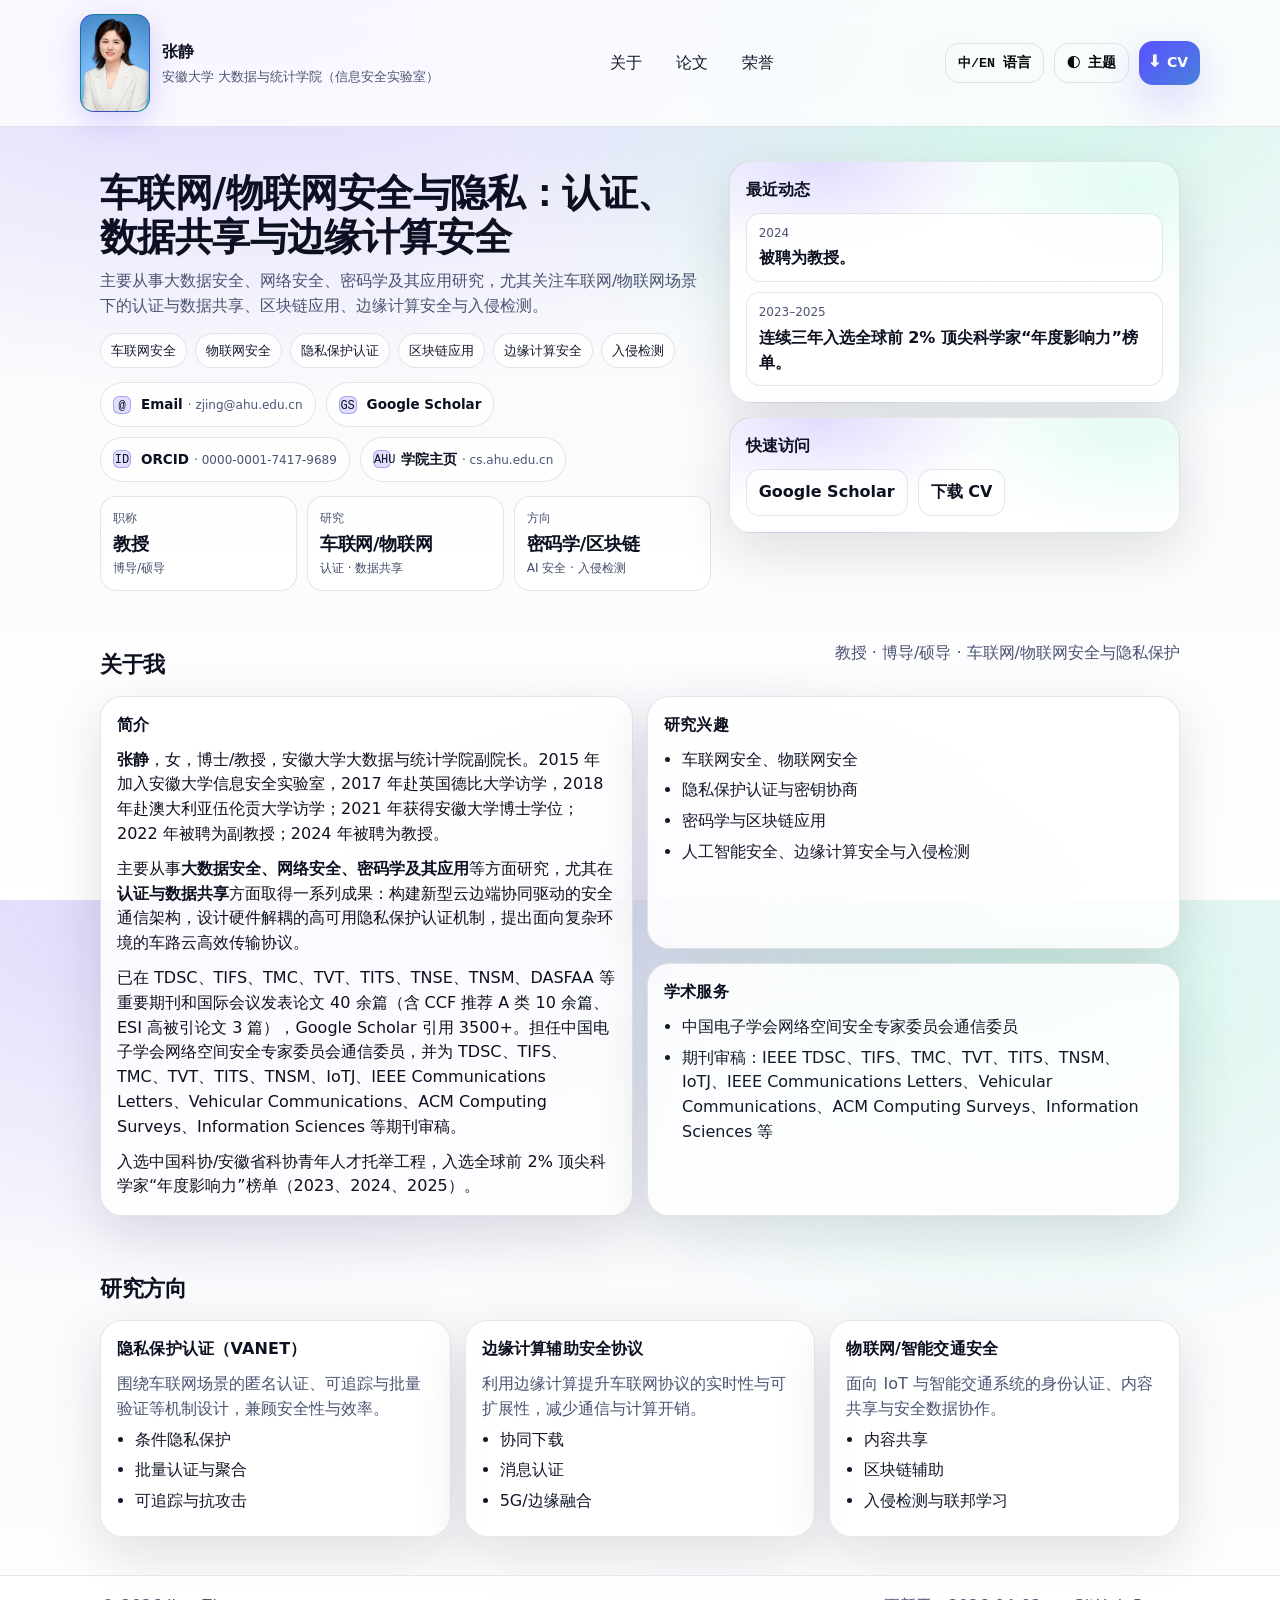
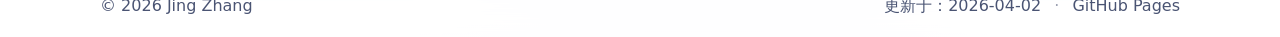
<file: index.html>
<!doctype html>
<html lang="zh-CN">
  <head>
    <meta charset="utf-8" />
    <meta name="viewport" content="width=device-width, initial-scale=1" />
    <meta name="color-scheme" content="light dark" />

    <title>科研主页 | Your Name</title>
    <meta name="description" content="张静（Jing Zhang）科研个人主页：关于我、研究兴趣、动态与研究方向。" />

    <!-- Open Graph -->
    <meta property="og:type" content="website" />
    <meta property="og:title" content="Your Name - 科研主页" />
    <meta property="og:description" content="简介、研究方向、论文、项目与联系方式。" />
    <meta property="og:image" content="./assets/og-card.svg" />
    <meta property="og:locale" content="zh_CN" />

    <!-- Twitter Card -->
    <meta name="twitter:card" content="summary_large_image" />
    <meta name="twitter:title" content="Your Name - 科研主页" />
    <meta name="twitter:description" content="简介、研究方向、论文、项目与联系方式。" />
    <meta name="twitter:image" content="./assets/og-card.svg" />

    <link rel="icon" href="./assets/favicon.svg" type="image/svg+xml" />
    <link rel="stylesheet" href="./assets/style.css" />
  </head>
  <body>
    <a class="skip-link" href="#main">跳到主要内容</a>

    <header class="site-header">
      <div class="container header-inner">
        <div class="brand">
          <div class="avatar" aria-hidden="true">
            <img id="avatarImg" alt="" />
          </div>
          <div class="brand-text">
            <div class="name" id="name">Your Name</div>
            <div class="affil" id="affiliation">School / Lab / University</div>
          </div>
        </div>

        <nav class="nav" aria-label="主导航">
          <a href="./#about" data-i18n="nav.about">关于</a>
          <a href="./publications.html" data-i18n="nav.publications">论文</a>
          <a href="./honors.html" data-i18n="nav.honors">荣誉</a>
        </nav>

        <div class="header-actions">
          <button class="btn btn-ghost" id="langToggle" type="button" aria-label="切换语言">
            <span class="btn-icon" aria-hidden="true">中/EN</span>
            <span class="btn-text" data-i18n="btn.lang">语言</span>
          </button>
          <button class="btn btn-ghost" id="themeToggle" type="button" aria-label="切换主题">
            <span class="btn-icon" aria-hidden="true">◐</span>
            <span class="btn-text" data-i18n="btn.theme">主题</span>
          </button>
          <a class="btn btn-primary" id="cvBtn" href="#" target="_blank" rel="noreferrer">
            <span class="btn-icon" aria-hidden="true">⬇</span>
            <span class="btn-text">CV</span>
          </a>
        </div>
      </div>
    </header>

    <main id="main">
      <section class="hero">
        <div class="container hero-inner">
          <div class="hero-left">
            <h1 class="hero-title" id="heroTitle">你的研究主题一句话</h1>
            <p class="hero-subtitle" id="heroSubtitle"></p>

            <div class="chips" id="keywords"></div>

            <div class="links" id="socialLinks" aria-label="外部链接"></div>

            <div class="stats" id="highlights" aria-label="亮点数据"></div>
          </div>

          <div class="hero-right">
            <div class="card card-spotlight">
              <div class="card-title" data-i18n="section.news">最近动态</div>
              <ul class="timeline" id="news"></ul>
            </div>

            <div class="card card-spotlight">
              <div class="card-title" data-i18n="section.quick">快速访问</div>
              <div class="quick" id="quickLinks"></div>
            </div>
          </div>
        </div>
      </section>

      <section class="section" id="about">
        <div class="container">
          <div class="section-head">
            <h2 data-i18n="section.about">关于我</h2>
            <p class="muted" id="aboutTagline">一句话定位：研究者/博士生/工程师 + 关注方向。</p>
          </div>
          <div class="grid-2 about-grid">
            <div class="card">
              <div class="card-title" data-i18n="card.bio">简介</div>
              <div class="rich" id="bio"></div>
            </div>
            <div class="about-side-stack">
              <div class="card">
                <div class="card-title" data-i18n="card.interests">研究兴趣</div>
                <ul class="list" id="interests"></ul>
              </div>
              <div class="card">
                <div class="card-title" data-i18n="card.service">个人服务</div>
                <ul class="list" id="serviceList"></ul>
              </div>
            </div>
          </div>
        </div>
      </section>

      <section class="section" id="research">
        <div class="container">
          <div class="section-head">
            <h2 data-i18n="section.research">研究方向</h2>
          </div>
          <div class="cards" id="researchAreas"></div>
        </div>
      </section>
    </main>

    <footer class="site-footer">
      <div class="container footer-inner">
        <div class="muted" id="footerLeft">© 2026 Jing Zhang</div>
        <div class="muted">
          <span id="lastUpdated"></span>
          <span class="sep">·</span>
          <a class="muted-link" href="https://pages.github.com/" target="_blank" rel="noreferrer">GitHub Pages</a>
        </div>
      </div>
    </footer>

    <div class="toast" id="toast" role="status" aria-live="polite" aria-atomic="true"></div>

    <script src="./assets/data.js"></script>
    <script src="./assets/main.js" defer></script>
  </body>
</html>
</file>
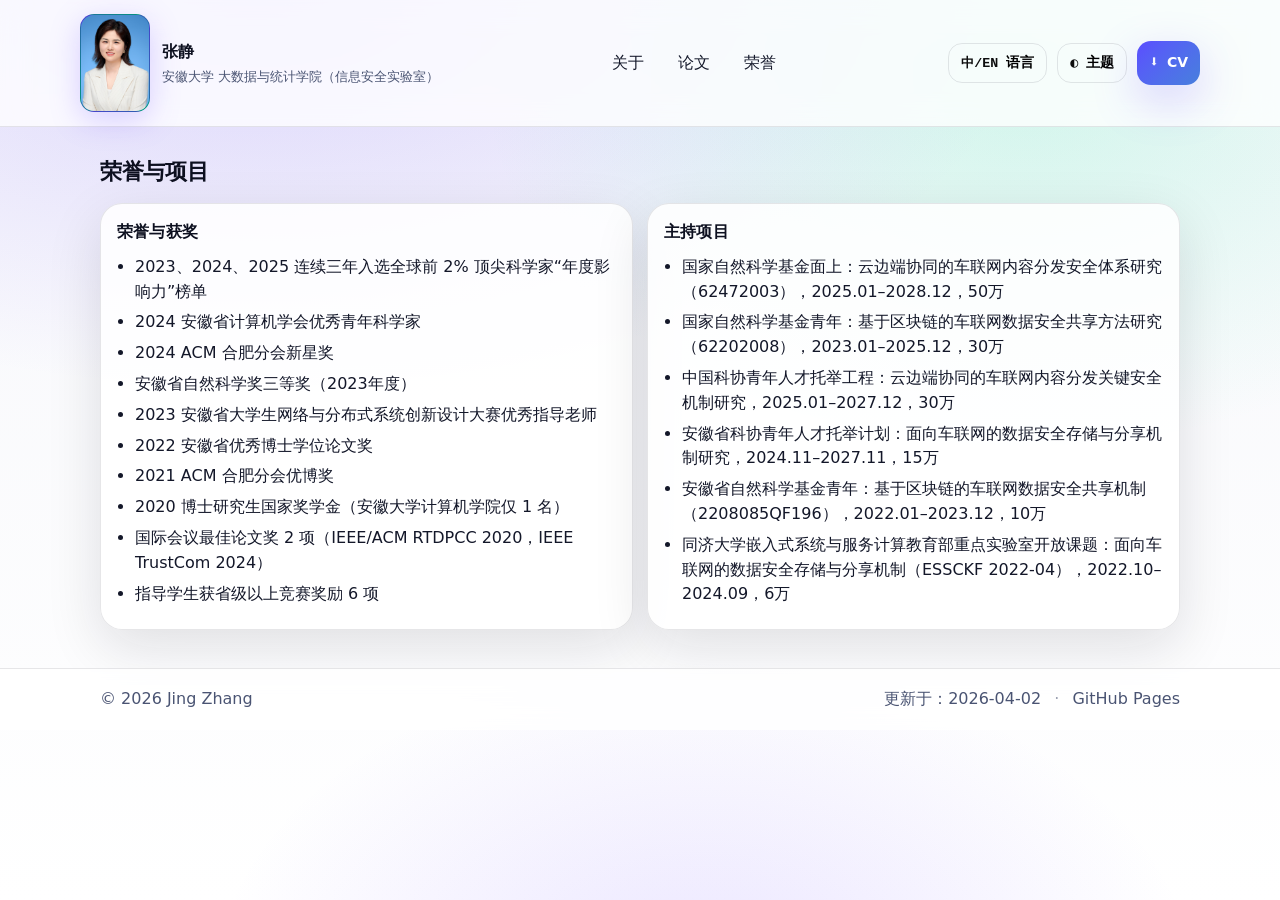
<file: honors.html>
<!doctype html>
<html lang="zh-CN">
  <head>
    <meta charset="utf-8" />
    <meta name="viewport" content="width=device-width, initial-scale=1" />
    <meta name="color-scheme" content="light dark" />
    <title>Honors | Jing Zhang</title>
    <meta name="description" content="张静（Jing Zhang）荣誉获奖与主持项目。" />
    <link rel="icon" href="./assets/favicon.svg" type="image/svg+xml" />
    <link rel="stylesheet" href="./assets/style.css" />
  </head>
  <body>
    <a class="skip-link" href="#main">跳到主要内容</a>

    <header class="site-header">
      <div class="container header-inner">
        <div class="brand">
          <div class="avatar" aria-hidden="true">
            <img id="avatarImg" alt="" />
          </div>
          <div class="brand-text">
            <div class="name" id="name">Jing Zhang</div>
            <div class="affil" id="affiliation"></div>
          </div>
        </div>

        <nav class="nav" aria-label="主导航">
          <a href="./#about" data-i18n="nav.about">关于</a>
          <a href="./publications.html" data-i18n="nav.publications">论文</a>
          <a href="./honors.html" data-i18n="nav.honors">荣誉</a>
        </nav>

        <div class="header-actions">
          <button class="btn btn-ghost" id="langToggle" type="button" aria-label="切换语言">
            <span class="btn-icon" aria-hidden="true">中/EN</span>
            <span class="btn-text" data-i18n="btn.lang">语言</span>
          </button>
          <button class="btn btn-ghost" id="themeToggle" type="button" aria-label="切换主题">
            <span class="btn-icon" aria-hidden="true">◐</span>
            <span class="btn-text" data-i18n="btn.theme">主题</span>
          </button>
          <a class="btn btn-primary" id="cvBtn" href="#" target="_blank" rel="noreferrer">
            <span class="btn-icon" aria-hidden="true">⬇</span>
            <span class="btn-text">CV</span>
          </a>
        </div>
      </div>
    </header>

    <main id="main">
      <section class="section" id="honors">
        <div class="container">
          <div class="section-head">
            <h2 data-i18n="section.honors">荣誉与项目</h2>
          </div>
          <div class="grid-2">
            <div class="card">
              <div class="card-title" data-i18n="card.awards">荣誉与获奖</div>
              <ul class="list" id="awardsList"></ul>
            </div>
            <div class="card">
              <div class="card-title" data-i18n="card.grants">主持项目</div>
              <ul class="list" id="grantsList"></ul>
            </div>
          </div>
        </div>
      </section>
    </main>

    <footer class="site-footer">
      <div class="container footer-inner">
        <div class="muted" id="footerLeft">© 2026 Jing Zhang</div>
        <div class="muted">
          <span id="lastUpdated"></span>
          <span class="sep">·</span>
          <a class="muted-link" href="https://pages.github.com/" target="_blank" rel="noreferrer">GitHub Pages</a>
        </div>
      </div>
    </footer>

    <div class="toast" id="toast" role="status" aria-live="polite" aria-atomic="true"></div>
    <script src="./assets/data.js"></script>
    <script src="./assets/main.js" defer></script>
  </body>
</html>
</file>
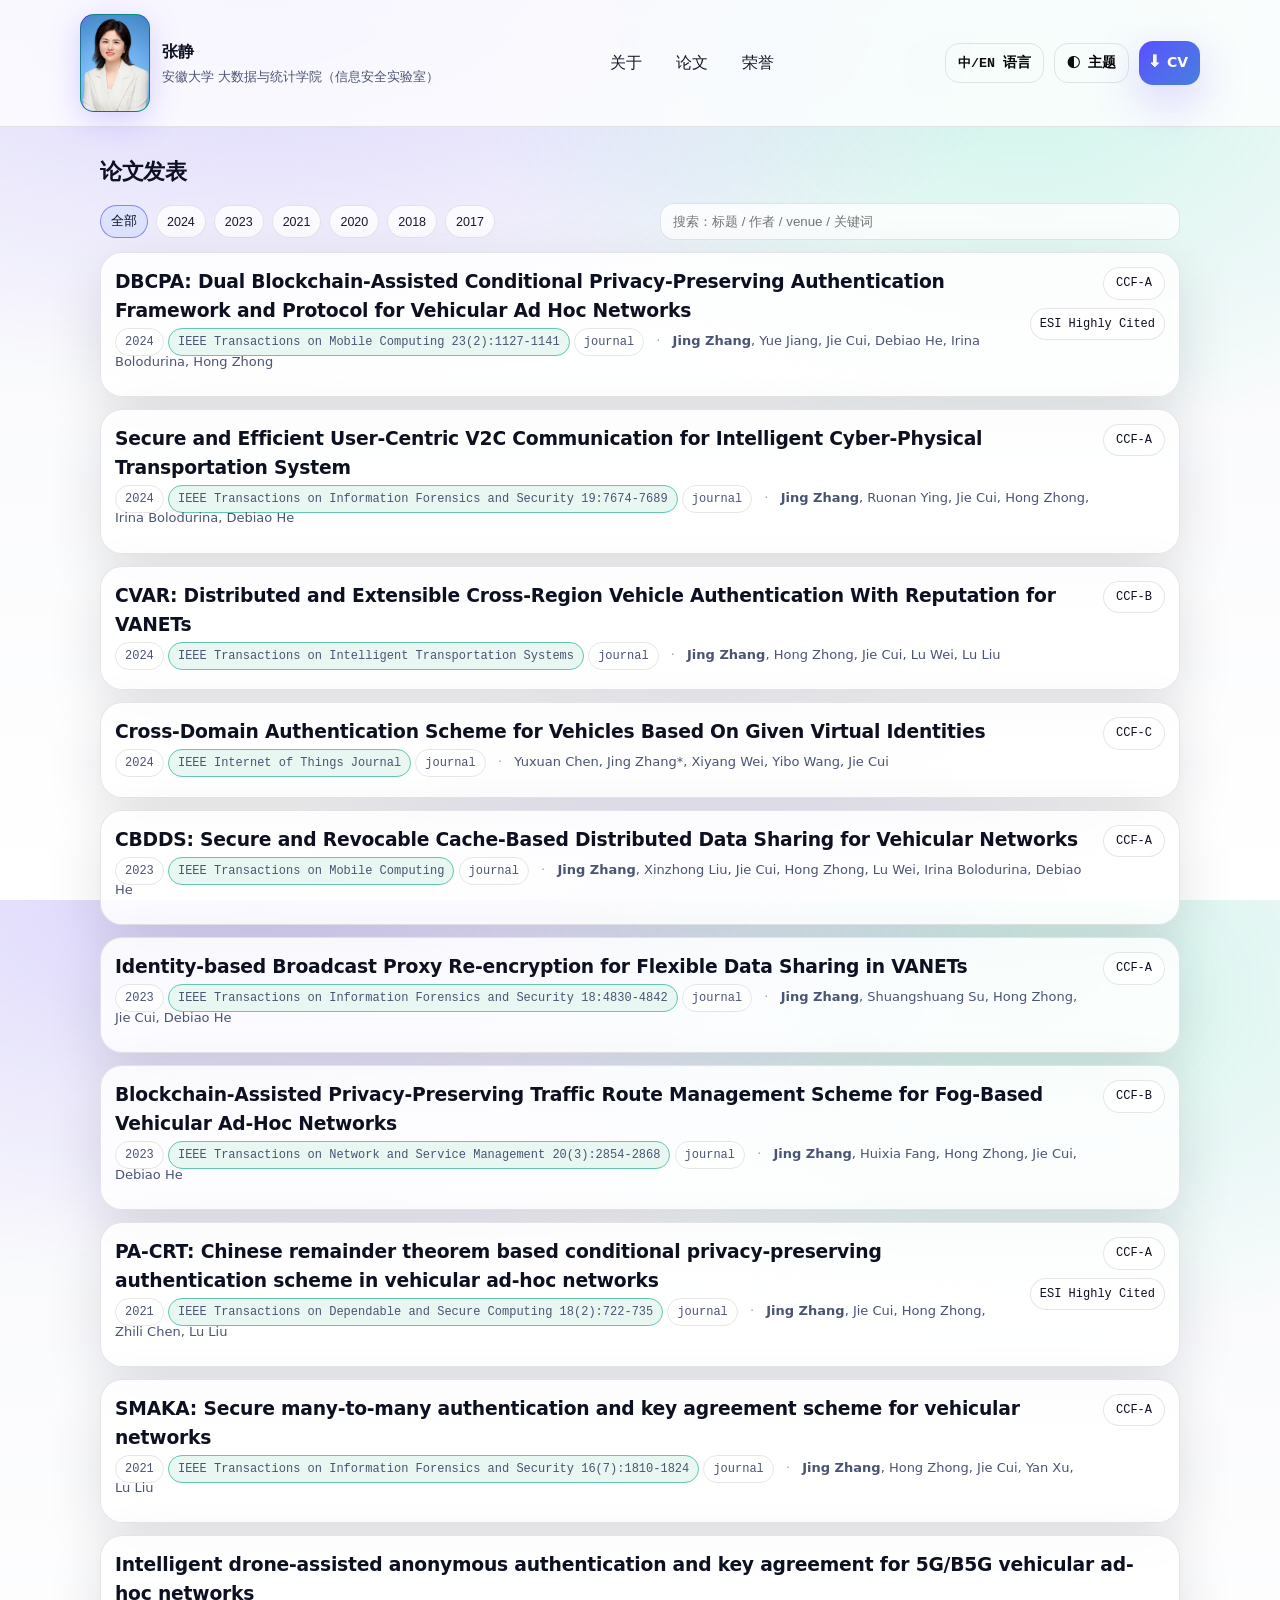
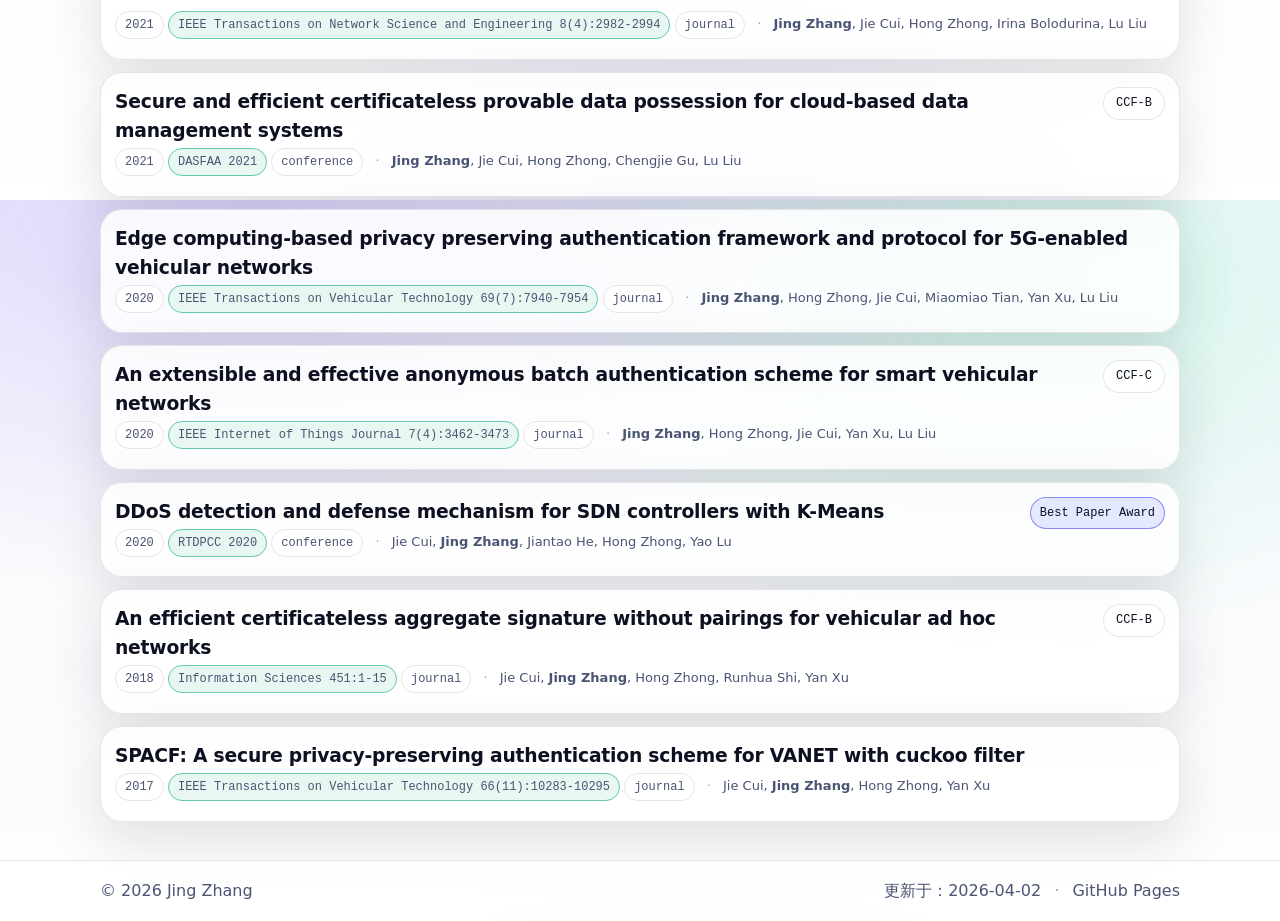
<file: publications.html>
<!doctype html>
<html lang="zh-CN">
  <head>
    <meta charset="utf-8" />
    <meta name="viewport" content="width=device-width, initial-scale=1" />
    <meta name="color-scheme" content="light dark" />
    <title>Publications | Jing Zhang</title>
    <meta name="description" content="张静（Jing Zhang）论文发表与学术成果。" />
    <link rel="icon" href="./assets/favicon.svg" type="image/svg+xml" />
    <link rel="stylesheet" href="./assets/style.css" />
  </head>
  <body>
    <a class="skip-link" href="#main">跳到主要内容</a>

    <header class="site-header">
      <div class="container header-inner">
        <div class="brand">
          <div class="avatar" aria-hidden="true">
            <img id="avatarImg" alt="" />
          </div>
          <div class="brand-text">
            <div class="name" id="name">Jing Zhang</div>
            <div class="affil" id="affiliation"></div>
          </div>
        </div>

        <nav class="nav" aria-label="主导航">
          <a href="./#about" data-i18n="nav.about">关于</a>
          <a href="./publications.html" data-i18n="nav.publications">论文</a>
          <a href="./honors.html" data-i18n="nav.honors">荣誉</a>
        </nav>

        <div class="header-actions">
          <button class="btn btn-ghost" id="langToggle" type="button" aria-label="切换语言">
            <span class="btn-icon" aria-hidden="true">中/EN</span>
            <span class="btn-text" data-i18n="btn.lang">语言</span>
          </button>
          <button class="btn btn-ghost" id="themeToggle" type="button" aria-label="切换主题">
            <span class="btn-icon" aria-hidden="true">◐</span>
            <span class="btn-text" data-i18n="btn.theme">主题</span>
          </button>
          <a class="btn btn-primary" id="cvBtn" href="#" target="_blank" rel="noreferrer">
            <span class="btn-icon" aria-hidden="true">⬇</span>
            <span class="btn-text">CV</span>
          </a>
        </div>
      </div>
    </header>

    <main id="main">
      <section class="section" id="publications">
        <div class="container">
          <div class="section-head">
            <h2 data-i18n="section.publications">论文发表</h2>
          </div>

          <div class="toolbar">
            <div class="filters" id="pubYearFilters" aria-label="按年份筛选"></div>
            <div class="search">
              <label class="sr-only" for="pubSearch">搜索论文</label>
              <input id="pubSearch" type="search" placeholder="搜索：标题 / 作者 / venue / 关键词" data-i18n-ph="ph.pubSearch" />
            </div>
          </div>

          <div class="pub-list" id="pubList"></div>
        </div>
      </section>
    </main>

    <footer class="site-footer">
      <div class="container footer-inner">
        <div class="muted" id="footerLeft">© 2026 Jing Zhang</div>
        <div class="muted">
          <span id="lastUpdated"></span>
          <span class="sep">·</span>
          <a class="muted-link" href="https://pages.github.com/" target="_blank" rel="noreferrer">GitHub Pages</a>
        </div>
      </div>
    </footer>

    <div class="toast" id="toast" role="status" aria-live="polite" aria-atomic="true"></div>
    <script src="./assets/data.js"></script>
    <script src="./assets/main.js" defer></script>
  </body>
</html>
</file>
<file: assets/style.css>
:root{
  --bg: #0b1020;
  --bg2:#0f1630;
  --card:#0f1836;
  --text:#e9eeff;
  --muted:#b8c1e6;
  --border: rgba(255,255,255,.10);
  --shadow: 0 18px 55px rgba(0,0,0,.45);
  --accent:#7c5cff;
  --accent2:#2ee9a6;
  --danger:#ff5c7a;
  --ring: 0 0 0 4px rgba(124,92,255,.28);
  --radius: 16px;
  --radius2: 22px;
  --max: 1120px;
  --mono: ui-monospace, SFMono-Regular, Menlo, Monaco, Consolas, "Liberation Mono", "Courier New", monospace;
  --sans: ui-sans-serif, system-ui, -apple-system, BlinkMacSystemFont, "Segoe UI", Roboto, "PingFang SC", "Hiragino Sans GB", "Noto Sans CJK SC", "Microsoft YaHei", Arial, "Apple Color Emoji", "Segoe UI Emoji";
}

@media (prefers-color-scheme: light){
  :root{
    --bg:#f6f7fb;
    --bg2:#ffffff;
    --card:#ffffff;
    --text:#0d1020;
    --muted:#4a5473;
    --border: rgba(13,16,32,.10);
    --shadow: 0 18px 55px rgba(13,16,32,.12);
    --accent:#5b4dff;
    --accent2:#00b894;
    --danger:#d63031;
    --ring: 0 0 0 4px rgba(91,77,255,.20);
  }
}

[data-theme="dark"]{
  --bg: #0b1020;
  --bg2:#0f1630;
  --card:#0f1836;
  --text:#e9eeff;
  --muted:#b8c1e6;
  --border: rgba(255,255,255,.10);
  --shadow: 0 18px 55px rgba(0,0,0,.45);
  --accent:#7c5cff;
  --accent2:#2ee9a6;
  --danger:#ff5c7a;
  --ring: 0 0 0 4px rgba(124,92,255,.28);
}

[data-theme="light"]{
  --bg:#f6f7fb;
  --bg2:#ffffff;
  --card:#ffffff;
  --text:#0d1020;
  --muted:#4a5473;
  --border: rgba(13,16,32,.10);
  --shadow: 0 18px 55px rgba(13,16,32,.12);
  --accent:#5b4dff;
  --accent2:#00b894;
  --danger:#d63031;
  --ring: 0 0 0 4px rgba(91,77,255,.20);
}

*{ box-sizing:border-box; }
html,body{ height:100%; }
body{
  margin:0;
  font-family: var(--sans);
  background:
    radial-gradient(1200px 600px at 20% 0%, rgba(124,92,255,.22), transparent 65%),
    radial-gradient(900px 600px at 80% 10%, rgba(46,233,166,.18), transparent 60%),
    radial-gradient(900px 600px at 55% 110%, rgba(124,92,255,.16), transparent 55%),
    linear-gradient(180deg, var(--bg), var(--bg2));
  color: var(--text);
  line-height: 1.55;
}

a{ color: inherit; text-decoration: none; }
a:hover{ text-decoration: underline; }

.container{
  max-width: var(--max);
  margin: 0 auto;
  padding: 0 20px;
}

.skip-link{
  position:absolute;
  left:-999px;
  top: 12px;
  background: var(--card);
  border: 1px solid var(--border);
  padding: 10px 12px;
  border-radius: 12px;
  box-shadow: var(--shadow);
  z-index: 999;
}
.skip-link:focus{ left: 12px; outline:none; box-shadow: var(--shadow), var(--ring); }

.site-header{
  position: sticky;
  top:0;
  z-index: 50;
  backdrop-filter: blur(14px);
  background: color-mix(in oklab, var(--bg2) 78%, transparent);
  border-bottom: 1px solid var(--border);
}

.header-inner{
  display:flex;
  align-items:center;
  justify-content: space-between;
  gap: 14px;
  padding: 14px 0;
}

.brand{
  display:flex;
  align-items:center;
  gap: 12px;
  min-width: 240px;
}
.avatar{
  width: 70px;
  height: 98px;
  border-radius: 14px;
  background:
    radial-gradient(18px 18px at 30% 30%, rgba(255,255,255,.45), transparent 60%),
    linear-gradient(135deg, var(--accent), var(--accent2));
  box-shadow: 0 8px 30px rgba(124,92,255,.28);
  overflow: hidden;
  border: 1px solid color-mix(in oklab, var(--text) 12%, var(--border));
}
.avatar img{
  width: 100%;
  height: 100%;
  display: block;
  object-fit: cover;
  object-position: center 18%;
}
.brand-text .name{ font-weight: 760; letter-spacing: .2px; }
.brand-text .affil{ font-size: 12.5px; color: var(--muted); margin-top: 2px; }

.nav{
  display:flex;
  gap: 14px;
  flex-wrap: wrap;
  justify-content: center;
}
.nav a{
  padding: 8px 10px;
  border-radius: 12px;
  color: color-mix(in oklab, var(--text) 86%, var(--muted));
}
.nav a:hover{
  text-decoration:none;
  background: color-mix(in oklab, var(--card) 70%, transparent);
  border: 1px solid var(--border);
}

.header-actions{
  display:flex;
  align-items:center;
  gap: 10px;
}

.btn{
  display:inline-flex;
  align-items:center;
  gap: 8px;
  padding: 10px 12px;
  border-radius: 14px;
  border: 1px solid var(--border);
  background: color-mix(in oklab, var(--card) 75%, transparent);
  box-shadow: 0 8px 26px rgba(0,0,0,.08);
  cursor:pointer;
  font-weight: 650;
}
.btn:hover{ text-decoration:none; transform: translateY(-1px); }
.btn:active{ transform: translateY(0); }
.btn:focus{ outline:none; box-shadow: var(--shadow), var(--ring); }
.btn-ghost{ background: transparent; box-shadow: none; }
.btn-primary{
  border: none;
  background: linear-gradient(135deg, var(--accent), color-mix(in oklab, var(--accent) 64%, var(--accent2)));
  color: white;
  box-shadow: 0 16px 45px rgba(124,92,255,.28);
}
.btn-icon{ font-family: var(--mono); opacity: .95; }
.btn-text{ font-size: 14px; }

.hero{ padding: 34px 0 6px; }
.hero-inner{
  display:grid;
  grid-template-columns: 1.15fr .85fr;
  gap: 18px;
  align-items: start;
}
.hero-right{
  display:flex;
  flex-direction: column;
  gap: 14px;
}
.hero-title{
  font-size: clamp(28px, 3vw, 44px);
  line-height: 1.15;
  margin: 10px 0 10px;
  letter-spacing: -0.6px;
}
.hero-subtitle{
  color: var(--muted);
  margin: 0 0 14px;
  font-size: 16px;
  max-width: 62ch;
}

.chips{
  display:flex;
  flex-wrap: wrap;
  gap: 8px;
  margin: 10px 0 14px;
}
.chip{
  padding: 7px 10px;
  border-radius: 999px;
  border: 1px solid var(--border);
  background: color-mix(in oklab, var(--card) 78%, transparent);
  font-size: 12.5px;
  color: color-mix(in oklab, var(--text) 82%, var(--muted));
}

.links{
  display:flex;
  flex-wrap: wrap;
  gap: 10px;
  margin-top: 12px;
}
.link-pill{
  display:inline-flex;
  gap: 10px;
  align-items:center;
  border-radius: 999px;
  padding: 9px 12px;
  border: 1px solid var(--border);
  background: color-mix(in oklab, var(--card) 78%, transparent);
}
.link-pill:hover{ text-decoration:none; transform: translateY(-1px); }
.link-pill .icon{
  width: 18px;
  height: 18px;
  display:inline-grid;
  place-items:center;
  border-radius: 6px;
  background: color-mix(in oklab, var(--accent) 18%, transparent);
  border: 1px solid color-mix(in oklab, var(--accent) 30%, var(--border));
  font-family: var(--mono);
  font-size: 12px;
}
.link-pill .label{ font-weight: 650; font-size: 13.5px; }
.link-pill .hint{ font-size: 12px; color: var(--muted); }

.stats{
  margin-top: 14px;
  display:grid;
  grid-template-columns: repeat(3, minmax(0, 1fr));
  gap: 10px;
}
.stat{
  border-radius: var(--radius);
  border: 1px solid var(--border);
  background: color-mix(in oklab, var(--card) 76%, transparent);
  padding: 12px;
}
.stat .k{ font-size: 12px; color: var(--muted); }
.stat .v{ font-size: 18px; font-weight: 780; margin-top: 3px; letter-spacing: -0.3px; }
.stat .s{ font-size: 12px; color: color-mix(in oklab, var(--muted) 90%, var(--text)); margin-top: 1px; }

.section{ padding: 28px 0; }
.section-head{
  display:flex;
  justify-content: space-between;
  align-items: end;
  gap: 18px;
  margin-bottom: 14px;
}
.section-head h2{
  margin: 0;
  font-size: 22px;
  letter-spacing: -0.3px;
}
.muted{ color: var(--muted); }

.grid-2{
  display:grid;
  grid-template-columns: 1fr 1fr;
  gap: 14px;
}
.about-grid{
  align-items: stretch;
}
.about-side-stack{
  display:grid;
  grid-template-rows: 1fr 1fr;
  gap: 14px;
}
.about-side-stack .card{
  height: 100%;
}

.cards{
  display:grid;
  grid-template-columns: repeat(3, minmax(0, 1fr));
  gap: 14px;
}

.card{
  border-radius: var(--radius2);
  border: 1px solid var(--border);
  background: color-mix(in oklab, var(--card) 86%, transparent);
  box-shadow: var(--shadow);
  padding: 16px;
}
.card-spotlight{
  background:
    radial-gradient(300px 160px at 20% 0%, rgba(124,92,255,.20), transparent 60%),
    radial-gradient(300px 160px at 90% 10%, rgba(46,233,166,.12), transparent 65%),
    color-mix(in oklab, var(--card) 88%, transparent);
}
.card-title{
  font-weight: 760;
  letter-spacing: .2px;
  margin-bottom: 10px;
}

.rich p{ margin: 0 0 10px; }
.rich p:last-child{ margin-bottom: 0; }
.rich a{ text-decoration: underline; text-decoration-thickness: 1px; text-underline-offset: 3px; }

.list{
  margin: 0;
  padding-left: 18px;
  color: color-mix(in oklab, var(--text) 88%, var(--muted));
}
.list li{ margin: 6px 0; }

.timeline{
  margin: 0;
  padding: 0;
  list-style: none;
  display:flex;
  flex-direction: column;
  gap: 10px;
}
.timeline li{
  border-radius: 14px;
  border: 1px solid var(--border);
  padding: 10px 12px;
  background: color-mix(in oklab, var(--card) 82%, transparent);
}
.timeline .t{ font-size: 12px; color: var(--muted); }
.timeline .c{ margin-top: 4px; font-weight: 650; }
.timeline .c a{ text-decoration: underline; }

.quick{
  display:flex;
  flex-wrap: wrap;
  gap: 10px;
}
.quick a{
  border-radius: 14px;
  border: 1px solid var(--border);
  padding: 10px 12px;
  background: color-mix(in oklab, var(--card) 78%, transparent);
  font-weight: 650;
}
.quick a:hover{ text-decoration:none; transform: translateY(-1px); }

.toolbar{
  display:flex;
  align-items:center;
  justify-content: space-between;
  gap: 12px;
  margin: 12px 0 12px;
  flex-wrap: wrap;
}
.filters{ display:flex; gap: 8px; flex-wrap: wrap; }
.filter{
  border-radius: 999px;
  border: 1px solid var(--border);
  background: color-mix(in oklab, var(--card) 78%, transparent);
  padding: 7px 10px;
  font-size: 12.5px;
  cursor:pointer;
  color: color-mix(in oklab, var(--text) 84%, var(--muted));
}
.filter[aria-pressed="true"]{
  border-color: color-mix(in oklab, var(--accent) 56%, var(--border));
  background: color-mix(in oklab, var(--accent) 18%, var(--card));
  color: var(--text);
}
.search input{
  width: min(520px, 86vw);
  border-radius: 14px;
  border: 1px solid var(--border);
  padding: 10px 12px;
  background: color-mix(in oklab, var(--card) 78%, transparent);
  color: var(--text);
}
.search input:focus{ outline: none; box-shadow: var(--ring); }

.pub-list{
  display:flex;
  flex-direction: column;
  gap: 12px;
}
.pub{
  border-radius: var(--radius2);
  border: 1px solid var(--border);
  background: color-mix(in oklab, var(--card) 86%, transparent);
  box-shadow: var(--shadow);
  padding: 14px;
}
.pub-top{
  display:flex;
  justify-content: space-between;
  align-items: start;
  gap: 10px;
}
.pub-title{
  font-weight: 780;
  letter-spacing: -0.2px;
  margin: 0;
}
.pub-meta{
  margin-top: 6px;
  color: var(--muted);
  font-size: 13px;
}
.pub-badges{
  display:flex;
  flex-wrap: wrap;
  gap: 8px;
  justify-content: end;
}
.badge{
  font-family: var(--mono);
  font-size: 12px;
  border-radius: 999px;
  border: 1px solid var(--border);
  padding: 6px 9px;
  background: color-mix(in oklab, var(--card) 78%, transparent);
  white-space: nowrap;
}
.badge-fixed{
  min-width: 62px;
  text-align: center;
}
.badge.badge-accent{
  border-color: color-mix(in oklab, var(--accent) 56%, var(--border));
  background: color-mix(in oklab, var(--accent) 14%, var(--card));
}
.badge.badge-green{
  border-color: color-mix(in oklab, var(--accent2) 56%, var(--border));
  background: color-mix(in oklab, var(--accent2) 12%, var(--card));
}
.pub-actions{
  margin-top: 10px;
  display:flex;
  gap: 10px;
  flex-wrap: wrap;
}
.pub-actions a, .pub-actions button{
  border-radius: 14px;
  border: 1px solid var(--border);
  padding: 9px 12px;
  background: color-mix(in oklab, var(--card) 78%, transparent);
  cursor:pointer;
  font-weight: 650;
}
.pub-actions a:hover, .pub-actions button:hover{ text-decoration:none; transform: translateY(-1px); }
.pub-actions button:focus{ outline:none; box-shadow: var(--ring); }
.pub-abstract{
  margin-top: 10px;
  color: color-mix(in oklab, var(--text) 88%, var(--muted));
}
.pub-abstract[hidden]{ display:none; }

.project{
  display:flex;
  flex-direction: column;
  gap: 10px;
}
.project h3{
  margin: 0;
  letter-spacing: -0.2px;
}
.project p{ margin: 0; color: var(--muted); }
.tags{ display:flex; gap: 8px; flex-wrap: wrap; }
.tag{
  font-size: 12px;
  border-radius: 999px;
  border: 1px solid var(--border);
  padding: 6px 9px;
  background: color-mix(in oklab, var(--card) 78%, transparent);
  font-family: var(--mono);
}
.project .actions{ display:flex; gap: 10px; flex-wrap: wrap; }
.project .actions a{
  border-radius: 14px;
  border: 1px solid var(--border);
  padding: 9px 12px;
  background: color-mix(in oklab, var(--card) 78%, transparent);
  font-weight: 650;
}
.project .actions a:hover{ text-decoration:none; transform: translateY(-1px); }

.contact{
  display:flex;
  flex-direction: column;
  gap: 10px;
  color: color-mix(in oklab, var(--text) 88%, var(--muted));
}
.kv{
  display:flex;
  justify-content: space-between;
  gap: 12px;
  border-radius: 14px;
  border: 1px solid var(--border);
  padding: 10px 12px;
  background: color-mix(in oklab, var(--card) 78%, transparent);
}
.kv .k{ color: var(--muted); }
.kv .v{ font-family: var(--mono); font-size: 12.5px; text-align:right; }
.downloads{
  display:flex;
  flex-direction: column;
  gap: 10px;
}
.downloads a{
  border-radius: 14px;
  border: 1px solid var(--border);
  padding: 10px 12px;
  background: color-mix(in oklab, var(--card) 78%, transparent);
  font-weight: 650;
  display:flex;
  align-items:center;
  justify-content: space-between;
}
.downloads a:hover{ text-decoration:none; transform: translateY(-1px); }

.site-footer{
  border-top: 1px solid var(--border);
  padding: 18px 0;
  margin-top: 10px;
  background: color-mix(in oklab, var(--bg2) 78%, transparent);
  backdrop-filter: blur(14px);
}
.footer-inner{
  display:flex;
  align-items:center;
  justify-content: space-between;
  gap: 10px;
  flex-wrap: wrap;
}
.muted-link{ color: var(--muted); }
.sep{ margin: 0 8px; opacity: .55; }

.toast{
  position: fixed;
  left: 50%;
  bottom: 18px;
  transform: translateX(-50%);
  border-radius: 999px;
  border: 1px solid var(--border);
  background: color-mix(in oklab, var(--card) 82%, transparent);
  color: var(--text);
  padding: 10px 14px;
  box-shadow: var(--shadow);
  opacity: 0;
  pointer-events: none;
  transition: opacity .18s ease, transform .18s ease;
  max-width: min(920px, 92vw);
  white-space: nowrap;
  overflow: hidden;
  text-overflow: ellipsis;
}
.toast.show{
  opacity: 1;
  transform: translateX(-50%) translateY(-4px);
}

.sr-only{
  position:absolute;
  width:1px;
  height:1px;
  padding:0;
  margin:-1px;
  overflow:hidden;
  clip:rect(0,0,0,0);
  white-space:nowrap;
  border:0;
}

@media (max-width: 980px){
  .hero-inner{ grid-template-columns: 1fr; }
  .brand{ min-width: 0; }
  .cards{ grid-template-columns: 1fr; }
  .grid-2{ grid-template-columns: 1fr; }
  .stats{ grid-template-columns: 1fr; }
  .nav{ display:none; }
}
</file>
